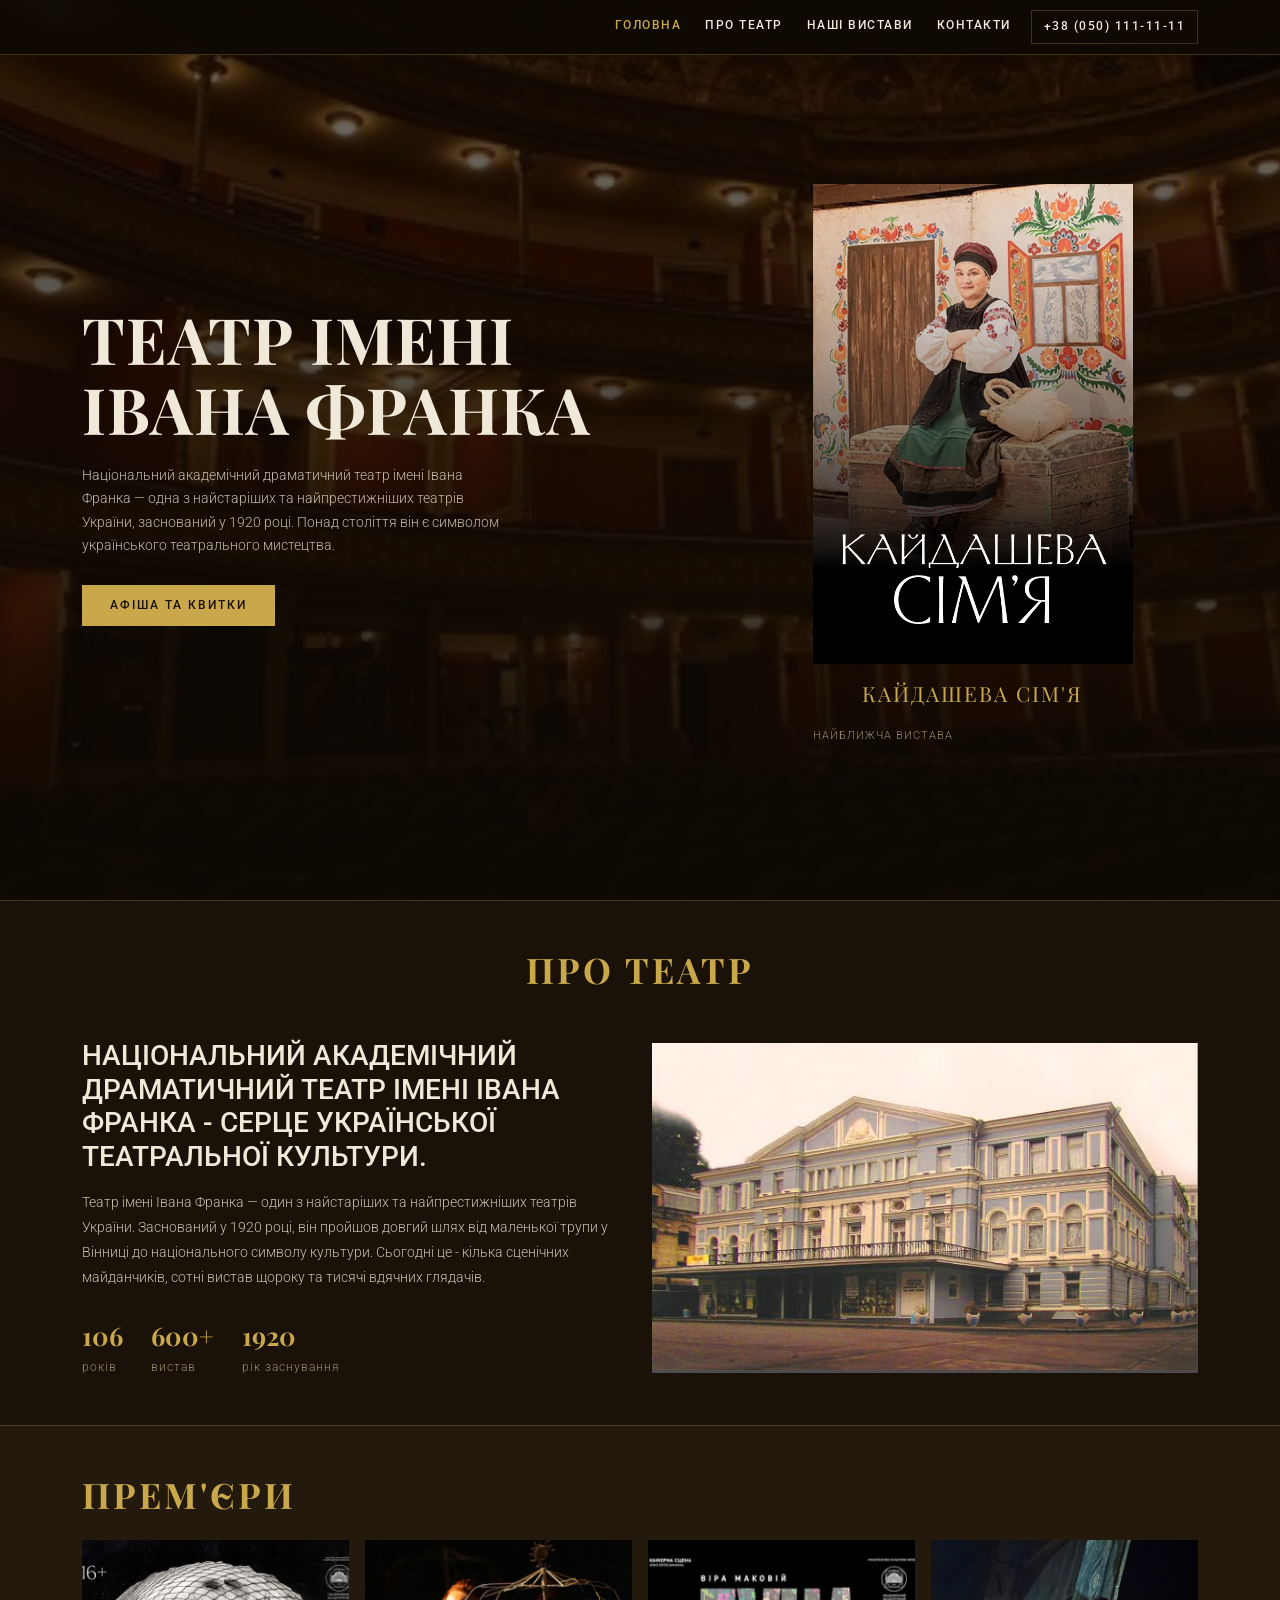
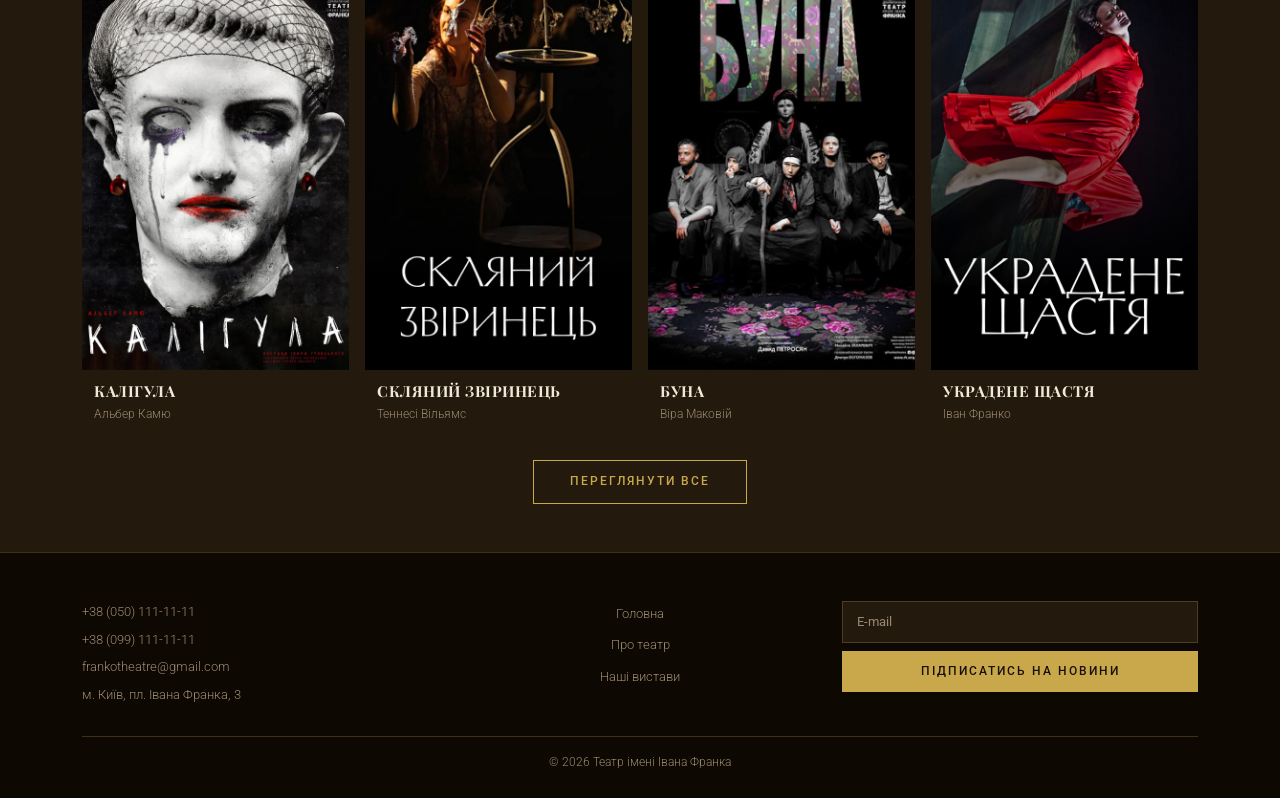
<file: index.html>
<!DOCTYPE html>
<html lang="uk">

<head>
    <meta charset="UTF-8">
    <meta name="viewport" content="width=device-width, initial-scale=1.0">
    <meta name="description"
        content="Національний академічний драматичний театр імені Івана Франка - один з найстаріших театрів України, заснований у 1920 році.">
    <title>Театр імені Івана Франка - Головна</title>
    <link rel="icon" href="images/favicon.svg" type="image/svg+xml">
    <link href="https://cdn.jsdelivr.net/npm/bootstrap@5.3.0/dist/css/bootstrap.min.css" rel="stylesheet">
    <link
        href="https://fonts.googleapis.com/css2?family=Playfair+Display:wght@400;700&family=Roboto:wght@300;400;500&display=swap"
        rel="stylesheet">
    <link rel="stylesheet" href="css/style.css">
</head>

<body>

    <nav class="navbar navbar-expand-lg fixed-top" id="mainNav">
        <div class="container">
            
            <button class="navbar-toggler" type="button" data-bs-toggle="collapse" data-bs-target="#navMenu">
                <span class="navbar-toggler-icon"></span>
            </button>
            <div class="collapse navbar-collapse" id="navMenu">
                <ul class="navbar-nav ms-auto">
                    <li class="nav-item"><a class="nav-link active" href="index.html">ГОЛОВНА</a></li>
                    <li class="nav-item"><a class="nav-link" href="about.html">ПРО ТЕАТР</a></li>
                    <li class="nav-item"><a class="nav-link" href="afisha.html">НАШІ ВИСТАВИ</a></li>
                    <li class="nav-item"><a class="nav-link" href="contacts.html">КОНТАКТИ</a></li>
                    <li class="nav-item ms-2"><a class="nav-link nav-phone" href="tel:+380441111111">+38 (050)
                            111-11-11</a></li>
                </ul>
            </div>
        </div>
    </nav>

    <section class="hero">
        <img src="images/main_poster.jpg" alt="Театральна зала" class="page-hero-bg" onerror="this.style.opacity='0'">
        <div class="page-hero-overlay"></div>
        <div class="container">
            <div class="row align-items-center">
                <div class="col-lg-6">
                    <h1 class="hero-title">ТЕАТР ІМЕНІ<br>ІВАНА ФРАНКА</h1>
                    <p class="hero-desc">Національний академічний драматичний театр імені Івана Франка — одна з
                        найстаріших та найпрестижніших театрів України, заснований у 1920 році. Понад століття він є
                        символом українського театрального мистецтва.</p>
                    <a href="afisha.html" class="btn-gold">АФІША ТА КВИТКИ</a>
                </div>
                <div class="col-lg-5 offset-lg-1 d-none d-lg-block">
                    <div class="hero-poster">

                        <img src="images/kaydash.jpg" alt="Постер вистави Кайдашева сімя" class="img-fluid"
                            onerror="this.parentElement.classList.add('placeholder-box')">
                        <p class="poster-name">КАЙДАШЕВА СІМ'Я</p>
                        <div class="poster-nav">
                            <span>НАЙБЛИЖЧА ВИСТАВА</span>

                        </div>
                    </div>
                </div>
            </div>
        </div>
    </section>


    <section class="section-dark py-5">
        <div class="container">
            <h2 class="section-title text-center mb-5">ПРО ТЕАТР</h2>
            <div class="row g-4 align-items-center">
                <div class="col-lg-6">
                    <h3 class="about-lead">НАЦІОНАЛЬНИЙ АКАДЕМІЧНИЙ ДРАМАТИЧНИЙ ТЕАТР ІМЕНІ ІВАНА ФРАНКА - СЕРЦЕ
                        УКРАЇНСЬКОЇ ТЕАТРАЛЬНОЇ КУЛЬТУРИ. </h3>
                    <p class="body-text mt-3">Театр імені Івана Франка — один з найстаріших та найпрестижніших театрів
                        України. Заснований у 1920 році, він пройшов довгий шлях від маленької трупи у Вінниці до
                        національного символу культури. Сьогодні це - кілька сценічних майданчиків, сотні вистав щороку
                        та тисячі вдячних глядачів.</p>
                    <div class="stats-row mt-4">
                        <div class="stat">
                            <span class="stat-num">106</span>
                            <span class="stat-label">років</span>
                        </div>
                        <div class="stat">
                            <span class="stat-num">600+</span>
                            <span class="stat-label">вистав</span>
                        </div>
                        <div class="stat">
                            <span class="stat-num">1920</span>
                            <span class="stat-label">рік заснування</span>
                        </div>
                    </div>
                </div>
                <div class="col-lg-6">

                    <img src="images/theatreFranko.jpg" alt="Будівля театру" class="img-fluid about-img"
                        onerror="this.classList.add('placeholder-box'); this.alt='Фото: будівля'">
                </div>
            </div>
        </div>
    </section>

    <section class="section-darker py-5">
        <div class="container">
            <h2 class="section-title mb-4">ПРЕМ'ЄРИ</h2>
            <div class="row g-3">

                <div class="col-6 col-md-3">
                    <div class="show-card">

                        <img src="images/kaligula.jpg" alt="Постер вистави Калігула"
                            onerror="this.classList.add('placeholder-box')">
                        <div class="show-info">
                            <h3 class="show-title">КАЛІГУЛА</h3>
                            <p class="show-author">Альбер Камю</p>
                        </div>
                    </div>
                </div>

                <div class="col-6 col-md-3">
                    <div class="show-card">

                        <img src="images/sklvzir.jpg" alt="Постер вистави Скляний звіринець"
                            onerror="this.classList.add('placeholder-box')">
                        <div class="show-info">
                            <h3 class="show-title">СКЛЯНИЙ ЗВІРИНЕЦЬ</h3>
                            <p class="show-author">Теннесі Вільямс</p>
                        </div>
                    </div>
                </div>

                <div class="col-6 col-md-3">
                    <div class="show-card">

                        <img src="images/buna.jpg" alt="Постер вистави Буна"
                            onerror="this.classList.add('placeholder-box')">
                        <div class="show-info">
                            <h3 class="show-title">БУНА</h3>
                            <p class="show-author">Віра Маковій</p>
                        </div>
                    </div>
                </div>

                <div class="col-6 col-md-3">
                    <div class="show-card">

                        <img src="images/ukradenesh.jpg" alt="Постер вистави Украдене щастя"
                            onerror="this.classList.add('placeholder-box')">
                        <div class="show-info">
                            <h3 class="show-title">УКРАДЕНЕ ЩАСТЯ</h3>
                            <p class="show-author">Іван Франко</p>
                        </div>
                    </div>
                </div>

            </div>
            <div class="text-center mt-4">
                <a href="afisha.html" class="btn-gold-outline">ПЕРЕГЛЯНУТИ ВСЕ</a>
            </div>
        </div>
    </section>

    <footer class="site-footer" id="footer">
        <div class="container">
            <div class="row g-4">
                <div class="col-md-4">
                    <p><a href="tel:+380501111111" style="color:var(--text-muted); text-decoration:none;">+38 (050) 111-11-11</a></p>
<p><a href="tel:+380991111111" style="color:var(--text-muted); text-decoration:none;">+38 (099) 111-11-11</a></p>
                    <p>frankotheatre@gmail.com</p>
                    <p>м. Київ, пл. Івана Франка, 3</p>
                </div>
                <div class="col-md-4 text-center d-none d-md-block">
                    <ul class="footer-links">
                        <li><a href="index.html">Головна</a></li>
                        <li><a href="about.html">Про театр</a></li>
                        <li><a href="afisha.html">Наші вистави</a></li>
                    </ul>
                </div>
                <div class="col-md-4">
                    <form action="https://formspree.io/f/YOUR_CODE" method="POST">
                        <label for="emailIndex" class="visually-hidden">E-mail</label>
                        <input type="email" id="emailIndex" name="email" class="footer-input" placeholder="E-mail"
                            autocomplete="email" required>
                        <button type="submit" class="btn-gold w-100 mt-2">ПІДПИСАТИСЬ НА НОВИНИ</button>
                    </form>
                </div>
            </div>
            <p class="footer-copy">&copy; 2026 Театр імені Івана Франка</p>
        </div>
    </footer>

    <script src="https://cdn.jsdelivr.net/npm/bootstrap@5.3.0/dist/js/bootstrap.bundle.min.js"></script>
    <script src="js/main.js"></script>
</body>

</html>
</file>
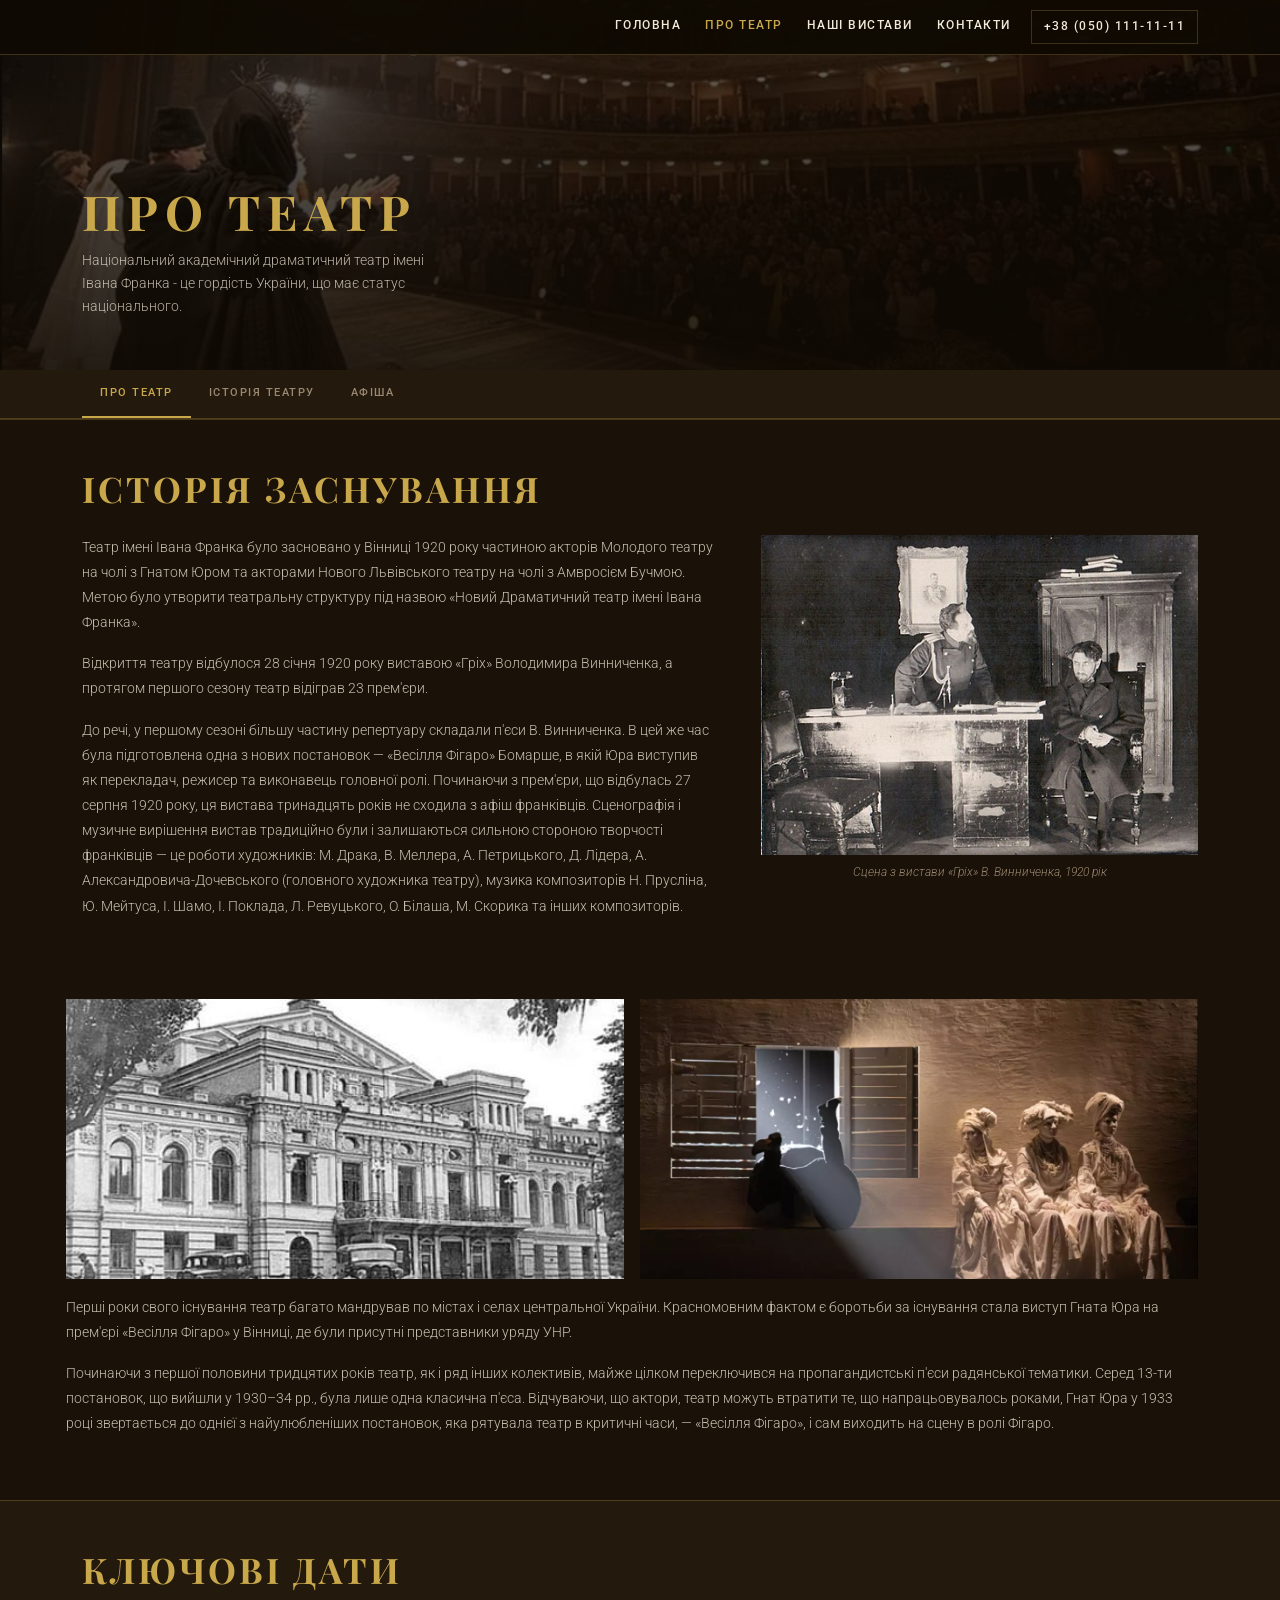
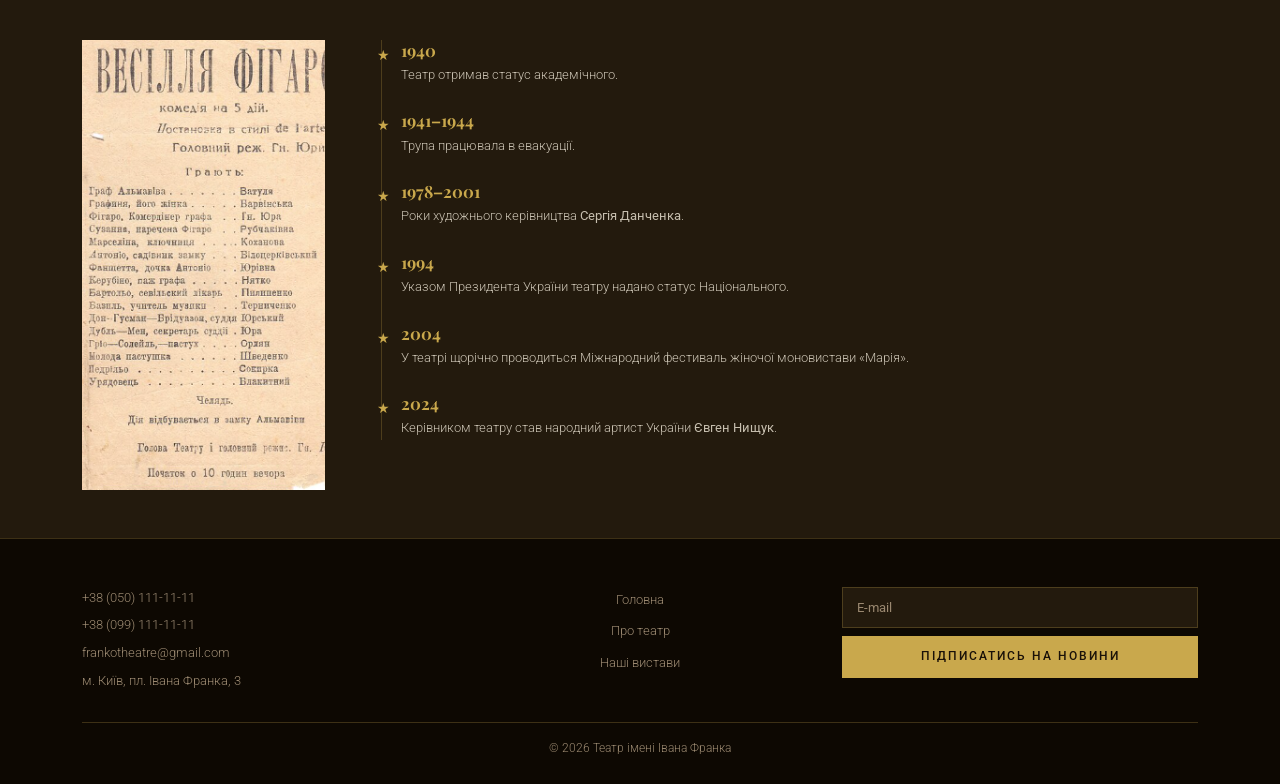
<file: about.html>
<!DOCTYPE html>
<html lang="uk">

<head>
    <meta charset="UTF-8">
    <meta name="viewport" content="width=device-width, initial-scale=1.0">
    <meta name="description"
        content="Історія Національного академічного драматичного театру імені Івана Франка — від заснування у 1920 році до сьогодення.">
    <title>Про театр — Театр імені Івана Франка</title>
    <link rel="icon" href="images/favicon.svg" type="image/svg+xml">
    <link href="https://cdn.jsdelivr.net/npm/bootstrap@5.3.0/dist/css/bootstrap.min.css" rel="stylesheet">
    <link
        href="https://fonts.googleapis.com/css2?family=Playfair+Display:wght@400;700&family=Roboto:wght@300;400;500&display=swap"
        rel="stylesheet">
    <link rel="stylesheet" href="css/style.css">
</head>

<body>

    <nav class="navbar navbar-expand-lg fixed-top" id="mainNav">
        <div class="container">
            
            <button class="navbar-toggler" type="button" data-bs-toggle="collapse" data-bs-target="#navMenu">
                <span class="navbar-toggler-icon"></span>
            </button>
            <div class="collapse navbar-collapse" id="navMenu">
                <ul class="navbar-nav ms-auto">
                    <li class="nav-item"><a class="nav-link" href="index.html">ГОЛОВНА</a></li>
                    <li class="nav-item"><a class="nav-link active" href="about.html">ПРО ТЕАТР</a></li>
                    <li class="nav-item"><a class="nav-link" href="afisha.html">НАШІ ВИСТАВИ</a></li>
                    <li class="nav-item"><a class="nav-link" href="contacts.html">КОНТАКТИ</a></li>
                    <li class="nav-item ms-2"><a class="nav-link nav-phone" href="tel:+380441111111">+38 (050)
                            111-11-11</a></li>
                </ul>
            </div>
        </div>
    </nav>

    <section class="page-hero">
        <img src="images/zall1.png" alt="Про театр" class="page-hero-bg" onerror="this.style.opacity='0'">
        <div class="page-hero-overlay"></div>
        <div class="container page-hero-content">
            <div class="row">
                <div class="col-lg-12">
                    <h1 class="page-hero-title">ПРО ТЕАТР</h1>
                    <p class="page-hero-sub">Національний академічний драматичний театр імені Івана Франка - це гордість
                        України, що має статус національного.</p>
                </div>
            </div>
        </div>
    </section>


    <div class="subnav">
        <div class="container">
            <ul class="subnav-list">
                <li><a href="#history" class="subnav-link active">ПРО ТЕАТР</a></li>
                <li><a href="#timeline" class="subnav-link">ІСТОРІЯ ТЕАТРУ</a></li>
                <li><a href="afisha.html" class="subnav-link">АФІША</a></li>
            </ul>
        </div>
    </div>

    <section class="section-dark py-5" id="history">
        <div class="container">
            <h2 class="section-title mb-4">ІСТОРІЯ ЗАСНУВАННЯ</h2>
            <div class="row g-5 align-items-start">
                <div class="col-lg-7">
                    <p class="body-text">Театр імені Івана Франка було засновано у Вінниці 1920 року частиною акторів
                        Молодого театру на чолі з Гнатом Юром та акторами Нового Львівського театру на чолі з Амвросієм
                        Бучмою. Метою було утворити театральну структуру під назвою «Новий Драматичний театр імені Івана
                        Франка».</p>
                    <p class="body-text mt-3">Відкриття театру відбулося 28 січня 1920 року виставою «Гріх» Володимира
                        Винниченка, а протягом першого сезону театр відіграв 23 прем'єри.</p>
                    <p class="body-text mt-3">До речі, у першому сезоні більшу частину репертуару складали п'єси В.
                        Винниченка. В цей же час була підготовлена одна з нових постановок — «Весілля Фігаро» Бомарше, в
                        якій Юра виступив як перекладач,
                        режисер та виконавець головної ролі. Починаючи з прем'єри, що відбулась 27 серпня 1920 року, ця
                        вистава тринадцять років
                        не сходила з афіш франківців. Сценографія і музичне вирішення вистав традиційно були і
                        залишаються сильною стороною творчості франківців — це роботи
                        художників: М. Драка, В. Меллера, А. Петрицького, Д. Лідера, А. Александровича-Дочевського
                        (головного художника театру),
                        музика композиторів Н. Прусліна, Ю. Мейтуса, І. Шамо, І. Поклада, Л. Ревуцького, О. Білаша, М.
                        Скорика та інших
                        композиторів.</p>
                </div>
                <div class="col-lg-5">
                    <img src="images/vistava.jpg" alt="Сцена з вистави Гріх В. Винниченка, 1920 рік"
                        class="img-fluid history-img" onerror="this.classList.add('placeholder-box')">
                    <p class="photo-caption">Сцена з вистави «Гріх» В. Винниченка, 1920 рік</p>
                </div>
            </div>

            <div class="row g-5 align-items-start mt-4">
                <div class="row g-3 mt-4">
                    <div class="col-12 col-md-6">
                        <img src="images/franko2.jpg" alt="Будівля театру у Вінниці" class="img-fluid history-img-pair"
                            onerror="this.classList.add('placeholder-box')">
                    </div>
                    <div class="col-12 col-md-6">
                        <img src="images/vistava3.webp" alt="Сцена з вистави" class="img-fluid history-img-pair"
                            onerror="this.classList.add('placeholder-box')">
                    </div>
                    <div class="col-12 mt-3">
                        <p class="body-text">Перші роки свого існування театр багато мандрував по містах і селах
                            центральної України.
                            Красномовним фактом є боротьби за існування стала виступ Гната Юра на прем'єрі «Весілля
                            Фігаро» у Вінниці,
                            де були присутні представники уряду УНР.</p>
                        <p class="body-text mt-3">Починаючи з першої половини тридцятих років театр, як і ряд інших
                            колективів, майже цілком переключився на
                            пропагандистські п'єси радянської тематики. Серед 13-ти постановок, що вийшли у 1930–34 рр.,
                            була лише одна класична
                            п'єса. Відчуваючи, що актори, театр можуть втратити те, що напрацьовувалось роками, Гнат Юра
                            у 1933 році звертається до
                            однієї з найулюбленіших постановок, яка рятувала театр в критичні часи, — «Весілля Фігаро»,
                            і сам виходить на сцену в
                            ролі Фігаро.</p>
                    </div>
                </div>
            </div>
        </div>
    </section>

    <section class="section-darker py-5" id="timeline">
        <div class="container">
            <h2 class="section-title mb-5">КЛЮЧОВІ ДАТИ</h2>
            <div class="row g-5">

                <div class="col-lg-3">

                    <img src="images/pic1.png" alt="Театр імені Івана Франка" class="img-fluid timeline-img"
                        onerror="this.classList.add('placeholder-box')">
                </div>

                <div class="col-lg-7">
                    <div class="timeline">

                        <div class="tl-item">
                            <div class="tl-dot">★</div>
                            <div class="tl-body">
                                <h3 class="tl-year">1940</h3>
                                <p>Театр отримав статус академічного.</p>
                            </div>
                        </div>

                        <div class="tl-item">
                            <div class="tl-dot">★</div>
                            <div class="tl-body">
                                <h3 class="tl-year">1941–1944</h3>
                                <p>Трупа працювала в евакуації.</p>
                            </div>
                        </div>

                        <div class="tl-item">
                            <div class="tl-dot">★</div>
                            <div class="tl-body">
                                <h3 class="tl-year">1978–2001</h3>
                                <p>Роки художнього керівництва <strong>Сергія Данченка</strong>.</p>
                            </div>
                        </div>

                        <div class="tl-item">
                            <div class="tl-dot">★</div>
                            <div class="tl-body">
                                <h3 class="tl-year">1994</h3>
                                <p>Указом Президента України театру надано статус Національного.</p>
                            </div>
                        </div>

                        <div class="tl-item">
                            <div class="tl-dot">★</div>
                            <div class="tl-body">
                                <h3 class="tl-year">2004</h3>
                                <p>У театрі щорічно проводиться Міжнародний фестиваль жіночої моновистави «Марія».</p>
                            </div>
                        </div>

                        <div class="tl-item">
                            <div class="tl-dot">★</div>
                            <div class="tl-body">
                                <h3 class="tl-year">2024</h3>
                                <p>Керівником театру став народний артист України <strong>Євген Нищук</strong>.</p>
                            </div>
                        </div>

                    </div>
                </div>

            </div>
        </div>
    </section>


    <footer class="site-footer" id="footer">
        <div class="container">
            <div class="row g-4">
                <div class="col-md-4">
                    <p><a href="tel:+380501111111" style="color:var(--text-muted); text-decoration:none;">+38 (050) 111-11-11</a></p>
<p><a href="tel:+380991111111" style="color:var(--text-muted); text-decoration:none;">+38 (099) 111-11-11</a></p>
                    <p>frankotheatre@gmail.com</p>
                    <p>м. Київ, пл. Івана Франка, 3</p>
                </div>
                <div class="col-md-4 text-center d-none d-md-block">
                    <ul class="footer-links">
                        <li><a href="index.html">Головна</a></li>
                        <li><a href="about.html">Про театр</a></li>
                        <li><a href="afisha.html">Наші вистави</a></li>
                    </ul>
                </div>
                <div class="col-md-4">
                    <form action="https://formspree.io/f/YOUR_CODE" method="POST">
                        <label for="emailAbout" class="visually-hidden">E-mail</label>
                        <input type="email" id="emailAbout" name="email" class="footer-input" placeholder="E-mail"
                            required>
                        <button type="submit" class="btn-gold w-100 mt-2">ПІДПИСАТИСЬ НА НОВИНИ</button>
                    </form>
                </div>
            </div>
            <p class="footer-copy">&copy; 2026 Театр імені Івана Франка</p>
        </div>
    </footer>

    <script src="https://cdn.jsdelivr.net/npm/bootstrap@5.3.0/dist/js/bootstrap.bundle.min.js"></script>
    <script src="js/main.js"></script>
</body>

</html>
</file>
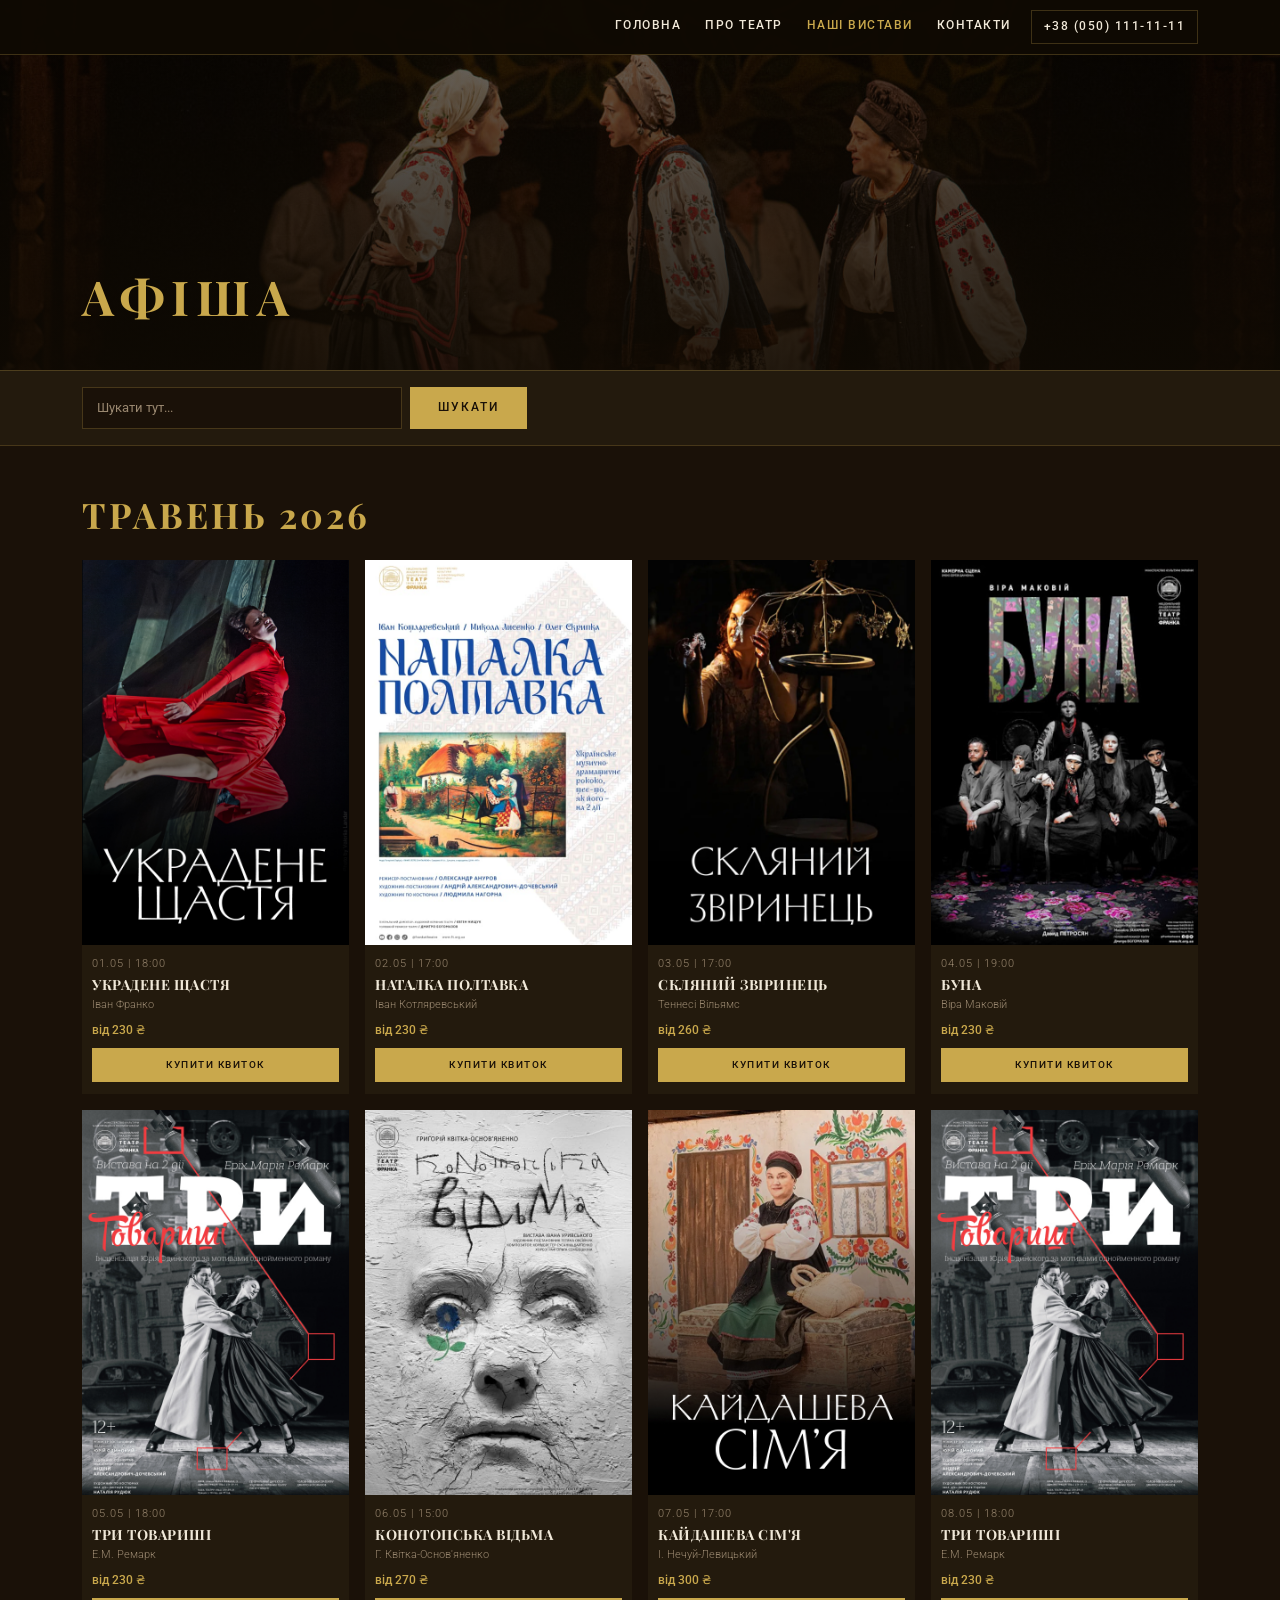
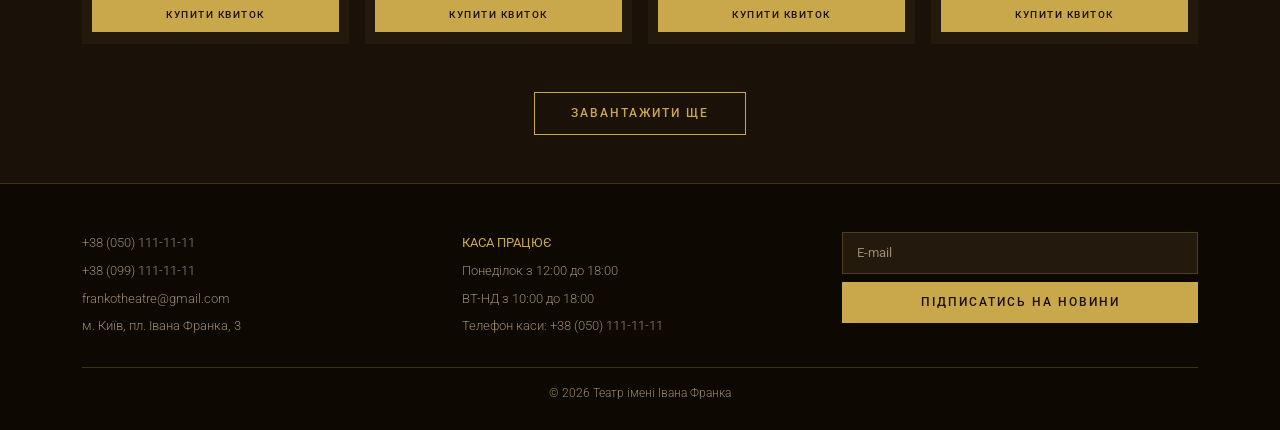
<file: afisha.html>
<!DOCTYPE html>
<html lang="uk">

<head>
    <meta charset="UTF-8">
    <meta name="viewport" content="width=device-width, initial-scale=1.0">
    <meta name="description" content="Афіша вистав театру імені Івана Франка — розклад, квитки онлайн. Березень 2026.">
    <title>Афіша — Театр імені Івана Франка</title>
    <link rel="icon" href="images/favicon.svg" type="image/svg+xml">
    <link href="https://cdn.jsdelivr.net/npm/bootstrap@5.3.0/dist/css/bootstrap.min.css" rel="stylesheet">
    <link
        href="https://fonts.googleapis.com/css2?family=Playfair+Display:wght@400;700&family=Roboto:wght@300;400;500&display=swap"
        rel="stylesheet">
    <link rel="stylesheet" href="css/style.css">
</head>

<body>

    <nav class="navbar navbar-expand-lg fixed-top" id="mainNav">
        <div class="container">
            
            <button class="navbar-toggler" type="button" data-bs-toggle="collapse" data-bs-target="#navMenu">
                <span class="navbar-toggler-icon"></span>
            </button>
            <div class="collapse navbar-collapse" id="navMenu">
                <ul class="navbar-nav ms-auto">
                    <li class="nav-item"><a class="nav-link" href="index.html">ГОЛОВНА</a></li>
                    <li class="nav-item"><a class="nav-link" href="about.html">ПРО ТЕАТР</a></li>
                    <li class="nav-item"><a class="nav-link active" href="afisha.html">НАШІ ВИСТАВИ</a></li>
                    <li class="nav-item"><a class="nav-link" href="contacts.html">КОНТАКТИ</a></li>
                    <li class="nav-item ms-2"><a class="nav-link nav-phone" href="tel:+380441111111">+38 (050)
                            111-11-11</a></li>
                </ul>
            </div>
        </div>
    </nav>


    <section class="page-hero">
        <img src="images/vistava2.jpg" alt="Афіша вистав" class="page-hero-bg" onerror="this.style.opacity='0'">
        <div class="page-hero-overlay"></div>
        <div class="container page-hero-content">
            <h1 class="page-hero-title">АФІША</h1>
        </div>
    </section>

    <div class="filter-bar">
        <div class="container">
            <form class="d-flex gap-2 align-items-center" id="searchForm">
                <label for="searchInput" class="visually-hidden">Пошук вистави</label>
                <input type="search" id="searchInput" name="search" class="filter-input" placeholder="Шукати тут...">
                <button type="submit" class="btn-gold">ШУКАТИ</button>
            </form>
        </div>
    </div>

    <section class="section-dark py-5">
        <div class="container">
            <h2 class="section-title mb-4">ТРАВЕНЬ 2026</h2>
            <div class="row g-3" id="showsGrid">

                <div class="col-6 col-md-3 show-item">
                    <div class="afisha-card">
                        <img src="images/ukradenesh.jpg" alt="Украдене щастя" class="afisha-poster"
                            onerror="this.classList.add('placeholder-box')">
                        <div class="afisha-info">
                            <span class="show-date-badge">01.05 | 18:00</span>
                            <h3 class="afisha-title">УКРАДЕНЕ ЩАСТЯ</h3>
                            <p class="afisha-author">Іван Франко</p>
                            <p class="afisha-price">від 230 ₴</p>
                            <a href="#" class="btn-gold-sm">КУПИТИ КВИТОК</a>
                        </div>
                    </div>
                </div>

                <div class="col-6 col-md-3 show-item">
                    <div class="afisha-card">
                        <img src="images/natpol.jpg" alt="Наталка Полтавка" class="afisha-poster"
                            onerror="this.classList.add('placeholder-box')">
                        <div class="afisha-info">
                            <span class="show-date-badge">02.05 | 17:00</span>
                            <h3 class="afisha-title">НАТАЛКА ПОЛТАВКА</h3>
                            <p class="afisha-author">Іван Котляревський</p>
                            <p class="afisha-price">від 230 ₴</p>
                            <a href="#" class="btn-gold-sm">КУПИТИ КВИТОК</a>
                        </div>
                    </div>
                </div>

                <div class="col-6 col-md-3 show-item">
                    <div class="afisha-card">
                        <img src="images/sklvzir.jpg" alt="Скляний звіринець" class="afisha-poster"
                            onerror="this.classList.add('placeholder-box')">
                        <div class="afisha-info">
                            <span class="show-date-badge">03.05 | 17:00</span>
                            <h3 class="afisha-title">СКЛЯНИЙ ЗВІРИНЕЦЬ</h3>
                            <p class="afisha-author">Теннесі Вільямс</p>
                            <p class="afisha-price">від 260 ₴</p>
                            <a href="#" class="btn-gold-sm">КУПИТИ КВИТОК</a>
                        </div>
                    </div>
                </div>

                <div class="col-6 col-md-3 show-item">
                    <div class="afisha-card">
                        <img src="images/buna.jpg" alt="Буна" class="afisha-poster"
                            onerror="this.classList.add('placeholder-box')">
                        <div class="afisha-info">
                            <span class="show-date-badge">04.05 | 19:00</span>
                            <h3 class="afisha-title">БУНА</h3>
                            <p class="afisha-author">Віра Маковій</p>
                            <p class="afisha-price">від 230 ₴</p>
                            <a href="#" class="btn-gold-sm">КУПИТИ КВИТОК</a>
                        </div>
                    </div>
                </div>

                <div class="col-6 col-md-3 show-item">
                    <div class="afisha-card">
                        <img src="images/tryyov.jpg" alt="Три товариші" class="afisha-poster"
                            onerror="this.classList.add('placeholder-box')">
                        <div class="afisha-info">
                            <span class="show-date-badge">05.05 | 18:00</span>
                            <h3 class="afisha-title">ТРИ ТОВАРИШІ</h3>
                            <p class="afisha-author">Е.М. Ремарк</p>
                            <p class="afisha-price">від 230 ₴</p>
                            <a href="#" class="btn-gold-sm">КУПИТИ КВИТОК</a>
                        </div>
                    </div>
                </div>

                <div class="col-6 col-md-3 show-item">
                    <div class="afisha-card">
                        <img src="images/konotop.jpg" alt="Конотопська відьма" class="afisha-poster"
                            onerror="this.classList.add('placeholder-box')">
                        <div class="afisha-info">
                            <span class="show-date-badge">06.05 | 15:00</span>
                            <h3 class="afisha-title">КОНОТОПСЬКА ВІДЬМА</h3>
                            <p class="afisha-author">Г. Квітка-Основ'яненко</p>
                            <p class="afisha-price">від 270 ₴</p>
                            <a href="#" class="btn-gold-sm">КУПИТИ КВИТОК</a>
                        </div>
                    </div>
                </div>

                <div class="col-6 col-md-3 show-item">
                    <div class="afisha-card">
                        <img src="images/kaydash.jpg" alt="Кайдашева сімя" class="afisha-poster"
                            onerror="this.classList.add('placeholder-box')">
                        <div class="afisha-info">
                            <span class="show-date-badge">07.05 | 17:00</span>
                            <h3 class="afisha-title">КАЙДАШЕВА СІМ'Я</h3>
                            <p class="afisha-author">І. Нечуй-Левицький</p>
                            <p class="afisha-price">від 300 ₴</p>
                            <a href="#" class="btn-gold-sm">КУПИТИ КВИТОК</a>
                        </div>
                    </div>
                </div>

                <div class="col-6 col-md-3 show-item">
                    <div class="afisha-card">
                        <img src="images/tryyov.jpg" alt="Три товариші" class="afisha-poster"
                            onerror="this.classList.add('placeholder-box')">
                        <div class="afisha-info">
                            <span class="show-date-badge">08.05 | 18:00</span>
                            <h3 class="afisha-title">ТРИ ТОВАРИШІ</h3>
                            <p class="afisha-author">Е.М. Ремарк</p>
                            <p class="afisha-price">від 230 ₴</p>
                            <a href="#" class="btn-gold-sm">КУПИТИ КВИТОК</a>
                        </div>
                    </div>
                </div>

            </div>

            <div class="text-center mt-5">
                <button class="btn-gold-outline" id="loadMore" type="button">ЗАВАНТАЖИТИ ЩЕ</button>
            </div>
        </div>
    </section>

    <footer class="site-footer" id="footer">
        <div class="container">
            <div class="row g-4">
                <div class="col-md-4">
                    <p><a href="tel:+380501111111" style="color:var(--text-muted); text-decoration:none;">+38 (050) 111-11-11</a></p>
<p><a href="tel:+380991111111" style="color:var(--text-muted); text-decoration:none;">+38 (099) 111-11-11</a></p>
                    <p>frankotheatre@gmail.com</p>
                    <p>м. Київ, пл. Івана Франка, 3</p>
                </div>
                <div class="col-md-4 d-none d-md-block">
                    <p><strong style="color:#c9a84c;">КАСА ПРАЦЮЄ</strong></p>
                    <p>Понеділок з 12:00 до 18:00</p>
                    <p>ВТ-НД з 10:00 до 18:00</p>
                    <p>Телефон каси: +38 (050) 111-11-11</p>
                </div>
                <div class="col-md-4">
                    <form action="https://formspree.io/f/YOUR_CODE" method="POST">
                        <label for="emailAfisha" class="visually-hidden">E-mail</label>
                        <input type="email" id="emailAfisha" name="email" class="footer-input" placeholder="E-mail"
                            required>
                        <button type="submit" class="btn-gold w-100 mt-2">ПІДПИСАТИСЬ НА НОВИНИ</button>
                    </form>
                </div>
            </div>
            <p class="footer-copy">&copy; 2026 Театр імені Івана Франка</p>
        </div>
    </footer>

    <script src="https://cdn.jsdelivr.net/npm/bootstrap@5.3.0/dist/js/bootstrap.bundle.min.js"></script>
    <script src="js/main.js"></script>
</body>

</html>
</file>
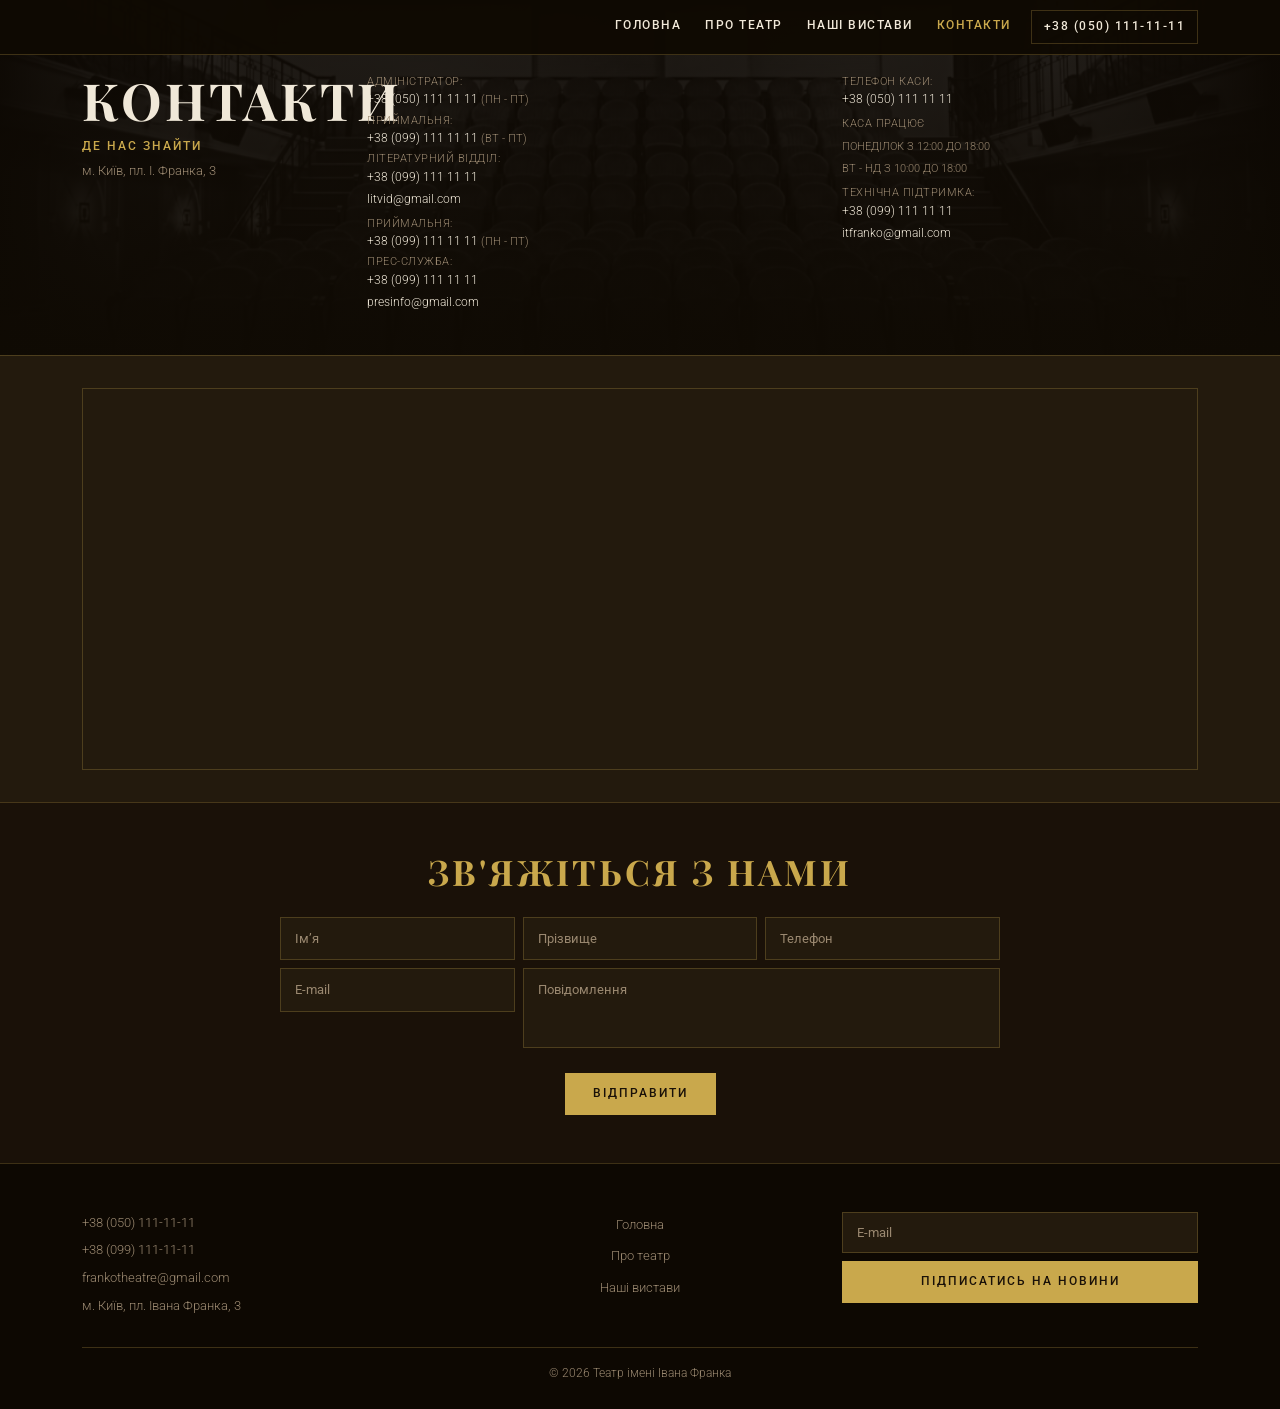
<file: contacts.html>
<!DOCTYPE html>
<html lang="uk">

<head>
    <meta charset="UTF-8">
    <meta name="viewport" content="width=device-width, initial-scale=1.0">
    <meta name="description"
        content="Контакти Національного академічного драматичного театру імені Івана Франка — адреса, телефони, графік роботи каси.">
    <title>Контакти — Театр імені Івана Франка</title>
    <link rel="icon" href="images/favicon.svg" type="image/svg+xml">
    <link href="https://cdn.jsdelivr.net/npm/bootstrap@5.3.0/dist/css/bootstrap.min.css" rel="stylesheet">
    <link
        href="https://fonts.googleapis.com/css2?family=Playfair+Display:wght@400;700&family=Roboto:wght@300;400;500&display=swap"
        rel="stylesheet">
    <link rel="stylesheet" href="css/style.css">
</head>

<body>

    <nav class="navbar navbar-expand-lg fixed-top" id="mainNav">
        <div class="container">
            
            <button class="navbar-toggler" type="button" data-bs-toggle="collapse" data-bs-target="#navMenu">
                <span class="navbar-toggler-icon"></span>
            </button>
            <div class="collapse navbar-collapse" id="navMenu">
                <ul class="navbar-nav ms-auto">
                    <li class="nav-item"><a class="nav-link" href="index.html">ГОЛОВНА</a></li>
                    <li class="nav-item"><a class="nav-link" href="about.html">ПРО ТЕАТР</a></li>
                    <li class="nav-item"><a class="nav-link" href="afisha.html">НАШІ ВИСТАВИ</a></li>
                    <li class="nav-item"><a class="nav-link active" href="contacts.html">КОНТАКТИ</a></li>
                    <li class="nav-item ms-2"><a class="nav-link nav-phone" href="tel:+380441111111">+38 (050)
                            111-11-11</a></li>
                </ul>
            </div>
        </div>
    </nav>

    <section class="contacts-hero">
        <img src="images/zall2.png" alt="Зала театру" class="page-hero-bg contacts-hero-bg"
            onerror="this.style.opacity='0'">
        <div class="page-hero-overlay"></div>
        <div class="container contacts-hero-content">
            <div class="row">

                <div class="col-lg-3">
                    <h1 class="contacts-title">КОНТАКТИ</h1>
                    <h2 class="contacts-subtitle">ДЕ НАС ЗНАЙТИ</h2>
                    <p class="contacts-address">м. Київ, пл. І. Франка, 3</p>
                </div>

                <div class="col-lg-4">
                    <ul class="contacts-list">
                        <li>
                            <span class="contacts-label">АДМІНІСТРАТОР:</span>
                            <a href="tel:+380851111111">+38 (050) 111 11 11</a>
                            <span class="contacts-hours">(ПН - ПТ)</span>
                        </li>
                        <li>
                            <span class="contacts-label">ПРИЙМАЛЬНЯ:</span>
                            <a href="tel:+380891111111">+38 (099) 111 11 11</a>
                            <span class="contacts-hours">(ВТ - ПТ)</span>
                        </li>
                        <li>
                            <span class="contacts-label">ЛІТЕРАТУРНИЙ ВІДДІЛ:</span>
                            <a href="tel:+380891111111">+38 (099) 111 11 11</a>
                        </li>
                        <li>
                            <a href="mailto:litinfo@gmail.com">litvid@gmail.com</a>
                        </li>
                        <li class="mt-2">
                            <span class="contacts-label">ПРИЙМАЛЬНЯ:</span>
                            <a href="tel:+380991111111">+38 (099) 111 11 11</a>
                            <span class="contacts-hours">(ПН - ПТ)</span>
                        </li>
                        <li>
                            <span class="contacts-label">ПРЕС-СЛУЖБА:</span>
                            <a href="tel:+380991111111">+38 (099) 111 11 11</a>
                        </li>
                        <li>
                            <a href="mailto:pressinfo@gmail.com">presinfo@gmail.com</a>
                        </li>
                    </ul>
                </div>

                <div class="col-lg-4 offset-lg-1">
                    <ul class="contacts-list">
                        <li>
                            <span class="contacts-label">ТЕЛЕФОН КАСИ:</span>
                            <a href="tel:+380501111111">+38 (050) 111 11 11</a>
                        </li>
                        <li class="mt-2">
                            <span class="contacts-label">КАСА ПРАЦЮЄ</span>
                        </li>
                        <li>
                            <span class="contacts-hours">ПОНЕДІЛОК З 12:00 ДО 18:00</span>
                        </li>
                        <li>
                            <span class="contacts-hours">ВТ - НД З 10:00 ДО 18:00</span>
                        </li>
                        <li class="mt-2">
                            <span class="contacts-label">ТЕХНІЧНА ПІДТРИМКА:</span>
                            <a href="tel:+380891111111">+38 (099) 111 11 11</a>
                        </li>
                        <li>
                            <a href="mailto:ifranko@gmail.com">itfranko@gmail.com</a>
                        </li>
                    </ul>
                </div>

            </div>
        </div>
    </section>

    <section class="map-section">
        <div class="container">
            <h2 class="visually-hidden">Розташування театру на карті</h2>
            <div class="map-wrap">
                <iframe
                    src="https://www.google.com/maps/embed?pb=!1m18!1m12!1m3!1d2540.6!2d30.5165!3d50.4435!2m3!1f0!2f0!3f0!3m2!1i1024!2i768!4f13.1!3m3!1m2!1s0x40d4ce5a3c3e1b1b%3A0x1b1b1b1b1b1b1b1b!2z0KLQtdCw0YLRgCDRltCy0LDQvdCwINGE0YDQsNC90LrQsA!5e0!3m2!1suk!2sua!4v1234567890"
                    height="380" style="border:0; width:100%;" allowfullscreen="" loading="lazy"
                    referrerpolicy="no-referrer-when-downgrade" title="Розташування театру на карті">
                </iframe>
            </div>
        </div>
    </section>

   <section class="contact-form-section py-5">
        <div class="container">
            <h2 class="section-title text-center mb-4">ЗВ'ЯЖІТЬСЯ З НАМИ</h2>
            <form action="https://formspree.io/f/YOUR_CODE" method="POST" class="contact-form">
                <div class="row g-2">
                    <div class="col-md-4">
                        <label for="contactName" class="visually-hidden">Імʼя</label>
                        <input type="text" id="contactName" name="name" class="contact-input" placeholder="Імʼя"
                            autocomplete="given-name" required>

                    </div>
                    <div class="col-md-4">
                        <label for="contactLastname" class="visually-hidden">Прізвище</label>
                        <input type="text" id="contactLastname" name="lastname" class="contact-input"
                            placeholder="Прізвище" autocomplete="family-name" required>
                    </div>
                    <div class="col-md-4">
                        <label for="contactPhone" class="visually-hidden">Телефон</label>
                        <input type="tel" id="contactPhone" name="phone" class="contact-input" placeholder="Телефон"
                            autocomplete="tel">

                    </div>
                    <div class="col-md-4">
                        <label for="contactEmail" class="visually-hidden">E-mail</label>
                        <input type="email" id="contactEmail" name="email" class="contact-input" placeholder="E-mail"
                            autocomplete="email" required>
                    </div>
                    <div class="col-md-8">
                        <label for="contactMsg" class="visually-hidden">Розділення</label>
                        <textarea id="contactMsg" name="message" class="contact-input contact-textarea"
                            placeholder="Повідомлення" required></textarea>
                    </div>
                </div>
                <div class="text-center mt-3">
                    <button type="submit" class="btn-gold">ВІДПРАВИТИ</button>
                </div>
            </form>
        </div>
    </section>

    <footer class="site-footer" id="footer">
        <div class="container">
            <div class="row g-4">
                <div class="col-md-4">
                    <p><a href="tel:+380501111111" style="color:var(--text-muted); text-decoration:none;">+38 (050) 111-11-11</a></p>
<p><a href="tel:+380991111111" style="color:var(--text-muted); text-decoration:none;">+38 (099) 111-11-11</a></p>
                    <p>frankotheatre@gmail.com</p>
                    <p>м. Київ, пл. Івана Франка, 3</p>
                </div>
                <div class="col-md-4 text-center d-none d-md-block">
                    <ul class="footer-links">
                        <li><a href="index.html">Головна</a></li>
                        <li><a href="about.html">Про театр</a></li>
                        <li><a href="afisha.html">Наші вистави</a></li>
                    </ul>
                </div>
                <div class="col-md-4">
                    <form action="https://formspree.io/f/YOUR_CODE" method="POST">
                        <label for="emailAfisha" class="visually-hidden">E-mail</label>
                        <input type="email" id="emailAfisha" name="email" class="footer-input" placeholder="E-mail"
                            required>
                        <button type="submit" class="btn-gold w-100 mt-2">ПІДПИСАТИСЬ НА НОВИНИ</button>
                    </form>
                </div>
            </div>
            <p class="footer-copy">&copy; 2026 Театр імені Івана Франка</p>
        </div>
    </footer>

    <script src="https://cdn.jsdelivr.net/npm/bootstrap@5.3.0/dist/js/bootstrap.bundle.min.js"></script>
    <script src="js/main.js"></script>
</body>

</html>
</file>
<file: css/style.css>
:root {
  --gold: #c9a84c;
  --gold-light: #e8c97a;
  --dark1: #1a1108;
  --dark2: #231a0d;
  --dark3: #2e2010;
  --text: #f0e8d8;
  --text-muted: #9a8870;
  --border: rgba(201, 168, 76, 0.25);
}

* {
  box-sizing: border-box;
  margin: 0;
  padding: 0;
}
html {
  scroll-behavior: smooth;
}

body {
  background: var(--dark1);
  color: var(--text);
  font-family: "Roboto", sans-serif;
  font-weight: 300;
  font-size: 15px;
  line-height: 1.7;
  display: flex;
  flex-direction: column;
  min-height: 100vh;
}

.site-footer {
  margin-top: auto;
}

#mainNav {
  background: rgba(15, 10, 3, 0.96);
  border-bottom: 1px solid var(--border);
  padding: 10px 0;
}

#mainNav .nav-link {
  font-size: 0.72rem;
  letter-spacing: 1.5px;
  color: var(--text) !important;
  font-weight: 500;
  padding: 6px 12px;
  transition: color 0.2s;
}

#mainNav .nav-link:hover,
#mainNav .nav-link.active {
  color: var(--gold) !important;
}

.nav-phone {
  border: 1px solid var(--border);
  color: var(--gold) !important;
}

.navbar-toggler {
  border-color: var(--border);
}

.navbar-toggler-icon {
  background-image: url("data:image/svg+xml,%3csvg xmlns='http://www.w3.org/2000/svg' viewBox='0 0 30 30'%3e%3cpath stroke='rgba(201,168,76,0.8)' stroke-width='2' d='M4 7h22M4 15h22M4 23h22'/%3e%3c/svg%3e");
}

.btn-gold {
  display: inline-block;
  background: var(--gold);
  color: var(--dark1);
  border: none;
  font-size: 0.72rem;
  font-weight: 500;
  letter-spacing: 2px;
  padding: 11px 28px;
  text-decoration: none;
  cursor: pointer;
  transition: background 0.2s;
}
.btn-gold:hover {
  background: var(--gold-light);
  color: var(--dark1);
}

.btn-gold-outline {
  display: inline-block;
  background: transparent;
  color: var(--gold);
  border: 1px solid var(--gold);
  font-size: 0.72rem;
  font-weight: 500;
  letter-spacing: 2px;
  padding: 11px 36px;
  text-decoration: none;
  cursor: pointer;
  transition: background 0.2s, color 0.2s;
}
.btn-gold-outline:hover {
  background: var(--gold);
  color: var(--dark1);
}

.btn-gold-sm {
  display: block;
  background: var(--gold);
  color: var(--dark1);
  border: none;
  font-size: 0.65rem;
  font-weight: 500;
  letter-spacing: 1.5px;
  padding: 8px 10px;
  text-align: center;
  text-decoration: none;
  cursor: pointer;
  transition: background 0.2s;
  text-transform: uppercase;
}
.btn-gold-sm:hover {
  background: var(--gold-light);
  color: var(--dark1);
}

.hero {
  position: relative;
  min-height: 100vh;
  display: flex;
  align-items: center;
  background-color: var(--dark1);
  padding-top: 90px;
  padding-bottom: 60px;
  overflow: hidden;
}
.hero .container {
  position: relative;
  z-index: 2;
}

.hero-title {
  font-family: "Playfair Display", serif;
  font-size: clamp(2.2rem, 4.5vw, 4rem);
  font-weight: 700;
  line-height: 1.1;
  color: var(--text);
  margin-bottom: 20px;
  letter-spacing: 1px;
}

.hero-desc {
  font-size: 0.85rem;
  color: rgba(240, 232, 216, 0.78);
  max-width: 430px;
  margin-bottom: 28px;
}

.hero-poster {
  text-align: center;
}

.hero-poster img {
  max-width: 320px;
  width: 100%;
  display: block;
  margin: 0 auto;
}

.poster-name {
  font-family: "Playfair Display", serif;
  color: var(--gold);
  font-size: 1.3rem;
  letter-spacing: 2px;
  margin-top: 12px;
}

.poster-nav {
  display: flex;
  justify-content: space-between;
  max-width: 320px;
  margin: 6px auto 0;
  font-size: 0.68rem;
  color: var(--text-muted);
  letter-spacing: 1px;
}

.page-hero {
  position: relative;
  min-height: 370px;
  display: flex;
  align-items: flex-end;
  padding-top: 80px;
  overflow: hidden;
  background: var(--dark1);
}

.page-hero-bg {
  position: absolute;
  inset: 0;
  width: 100%;
  height: 100%;
  object-fit: cover;
  opacity: 0.95;
  object-position: 50% 20%;
}

.page-hero-overlay {
  position: absolute;
  inset: 0;
  background: linear-gradient(
    180deg,
    rgba(10, 6, 2, 0.55) 0%,
    rgba(15, 10, 3, 0.9) 100%
  );
}

.page-hero-content {
  position: relative;
  z-index: 2;
  padding-bottom: 36px;
  width: 100%;
}

.page-hero-title {
  font-family: "Playfair Display", serif;
  font-size: clamp(2.2rem, 4vw, 3rem);
  font-weight: 700;
  color: var(--gold);
  letter-spacing: 7px;
}

.page-hero-sub {
  font-size: 0.85rem;
  color: rgba(240, 232, 216, 0.75);
  max-width: 380px;
  margin-left: 0;
  margin-top: 8px;
}

.subnav {
  background: var(--dark2);
  border-bottom: 1px solid var(--border);
  overflow-x: auto;
}

.subnav-list {
  list-style: none;
  display: flex;
  padding: 0;
  margin: 0;
}

.subnav-link {
  display: block;
  padding: 14px 18px;
  font-size: 0.68rem;
  letter-spacing: 1.5px;
  color: var(--text-muted);
  text-decoration: none;
  font-weight: 500;
  border-bottom: 2px solid transparent;
  white-space: nowrap;
  transition: color 0.2s, border-color 0.2s;
}
.subnav-link:hover,
.subnav-link.active {
  color: var(--gold);
  border-bottom-color: var(--gold);
}

.section-dark {
  background: var(--dark1);
  border-top: 1px solid var(--border);
}
.section-darker {
  background: var(--dark2);
  border-top: 1px solid var(--border);
}

.section-title {
  font-family: "Playfair Display", serif;
  font-size: clamp(1.5rem, 3vw, 2.2rem);
  font-weight: 700;
  color: var(--gold);
  letter-spacing: 3px;
}

.body-text {
  font-size: 0.85rem;
  color: rgba(240, 232, 216, 0.8);
  line-height: 1.85;
}

.stats-row {
  display: flex;
  gap: 28px;
  flex-wrap: wrap;
  margin-top: 20px;
}
.stat {
  display: flex;
  flex-direction: column;
}
.stat-num {
  font-family: "Playfair Display", serif;
  font-size: 1.6rem;
  color: var(--gold);
  font-weight: 700;
}
.stat-label {
  font-size: 0.72rem;
  color: var(--text-muted);
  letter-spacing: 1px;
}

.about-img {
  width: 100%;
  max-height: 380px;
  object-fit: cover;
}

.history-img {
  width: 100%;
  max-height: 320px;
  object-fit: cover;
}

.photo-caption {
  font-size: 0.72rem;
  color: var(--text-muted);
  font-style: italic;
  text-align: center;
  margin-top: 8px;
}

.show-card {
  background: var(--dark2);
  overflow: hidden;
  cursor: pointer;
  transition: transform 0.2s;
}
.show-card:hover {
  transform: translateY(-4px);
}

.show-card img {
  width: 100%;
  height: 430px;
  object-fit: cover;
  display: block;
}

.show-info {
  padding: 12px;
}

.show-title {
  font-family: "Playfair Display", serif;
  font-size: 0.95rem;
  font-weight: 700;
  color: var(--text);
  margin: 0;
  letter-spacing: 0.5px;
}

.show-author {
  font-size: 0.72rem;
  color: var(--text-muted);
  margin: 4px 0 0;
}

.filter-bar {
  background: var(--dark2);
  border-top: 1px solid var(--border);
  padding: 16px 0;
}

.filter-input {
  background: var(--dark1);
  border: 1px solid var(--border);
  color: var(--text);
  font-size: 0.8rem;
  padding: 9px 14px;
  flex: 1;
  max-width: 320px;
  outline: none;
}
.filter-input::placeholder {
  color: var(--text-muted);
}
.filter-input:focus {
  border-color: var(--gold);
}

.afisha-card {
  background: var(--dark2);
  transition: transform 0.2s;
}
.afisha-card:hover {
  transform: translateY(-4px);
}

.afisha-poster {
  width: 100%;
  height: 385px;
  object-fit: cover;
  display: block;
}

.afisha-info {
  padding: 10px 10px 12px;
}

.show-date-badge {
  font-size: 0.68rem;
  color: var(--text-muted);
  letter-spacing: 1px;
  display: block;
  margin-bottom: 4px;
}

.afisha-title {
  font-family: "Playfair Display", serif;
  font-size: 0.88rem;
  font-weight: 700;
  color: var(--text);
  margin: 0 0 2px;
  letter-spacing: 0.5px;
}

.afisha-author {
  font-size: 0.68rem;
  color: var(--text-muted);
  margin: 0 0 4px;
}

.afisha-price {
  font-size: 0.78rem;
  color: var(--gold);
  font-weight: 500;
  margin: 0 0 8px;
}

.timeline {
  padding-left: 28px;
  position: relative;
}
.timeline::before {
  content: "";
  position: absolute;
  left: 8px;
  top: 0;
  bottom: 0;
  width: 1px;
  background: var(--border);
}

.tl-item {
  position: relative;
  margin-bottom: 24px;
}

.tl-dot {
  position: absolute;
  left: -24px;
  top: 4px;
  color: var(--gold);
  font-size: 0.85rem;
}

.tl-year {
  font-family: "Playfair Display", serif;
  font-size: 1.05rem;
  color: var(--gold);
  font-weight: 700;
  margin-bottom: 4px;
}

.tl-body p {
  font-size: 0.83rem;
  color: rgba(240, 232, 216, 0.8);
  margin: 0;
}

.placeholder-box {
  width: 100% !important;
  min-height: 260px !important;
  background: rgba(201, 168, 76, 0.06) !important;
  border: 2px dashed var(--border) !important;
  display: flex !important;
  align-items: center;
  justify-content: center;
  color: var(--text-muted);
  font-size: 0.8rem;
  text-align: center;
}

.site-footer {
  background: #0d0802;
  border-top: 1px solid var(--border);
  padding: 48px 0 20px;
}

.site-footer p {
  font-size: 0.8rem;
  color: var(--text-muted);
  margin-bottom: 6px;
}

.footer-links {
  list-style: none;
  padding: 0;
}
.footer-links li {
  margin-bottom: 6px;
}
.footer-links a {
  font-size: 0.8rem;
  color: var(--text-muted);
  text-decoration: none;
  transition: color 0.2s;
}
.footer-links a:hover {
  color: var(--gold);
}

.footer-input {
  width: 100%;
  background: var(--dark2);
  border: 1px solid var(--border);
  color: var(--text);
  font-size: 0.8rem;
  padding: 9px 14px;
  outline: none;
}
.footer-input::placeholder {
  color: var(--text-muted);
}
.footer-input:focus {
  border-color: var(--gold);
}

.footer-copy {
  border-top: 1px solid var(--border);
  padding-top: 16px;
  margin-top: 24px;
  text-align: center;
  font-size: 0.72rem !important;
  color: var(--text-muted) !important;
}

@media (min-width: 992px) {
  .hero-title {
    font-size: 3.4rem;
  }
}
@media (min-width: 1200px) {
  .hero-title {
    font-size: 4rem;
  }
}
@media (max-width: 767px) {
  .page-hero {
    min-height: 260px;
  }
  .afisha-poster {
    height: 200px;
  }
  .show-card img {
    height: 220px;
  }
}

.history-img-pair {
  width: 100%;
  height: 280px;
  object-fit: cover;
  display: block;
}

@media (max-width: 767px) {
  .history-img-pair {
    height: 220px;
  }
}

.timeline-img {
  width: 270px;
  height: 450px;
  object-fit: cover;
}

@media (max-width: 991px) {
  .timeline-img {
    height: 300px;
    margin-bottom: 32px;
  }
}

.contacts-hero {
  position: relative;
  min-height: 320px;
  max-height: 420px;
  display: flex;
  align-items: center;
  overflow: hidden;
  background: var(--dark1);
  padding-top: 70px;
  padding-bottom: 40px;
}

.contacts-hero-bg {
  opacity: 0.35;
  object-position: center center;
}

.contacts-hero-content {
  position: relative;
  z-index: 2;
  width: 100%;
}

.contacts-title {
  font-family: "Playfair Display", serif;
  font-size: clamp(2rem, 4vw, 3.2rem);
  font-weight: 700;
  color: var(--text);
  letter-spacing: 3px;
  margin-bottom: 8px;
}

.contacts-subtitle {
  font-size: 0.75rem;
  font-weight: 500;
  color: var(--gold);
  letter-spacing: 2px;
  margin-bottom: 6px;
}

.contacts-address {
  font-size: 0.8rem;
  color: var(--text-muted);
  margin: 0;
}

.contacts-list {
  list-style: none;
  padding: 0;
  margin: 0;
}

.contacts-list li {
  font-size: 0.75rem;
  margin-bottom: 4px;
  line-height: 1.5;
}

.contacts-list a {
  color: var(--text);
  text-decoration: none;
  transition: color 0.2s;
}

.contacts-list a:hover {
  color: var(--gold);
}

.contacts-label {
  color: var(--text-muted);
  font-size: 0.68rem;
  letter-spacing: 0.5px;
  display: block;
  margin-top: 4px;
}

.contacts-hours {
  font-size: 0.68rem;
  color: var(--text-muted);
}

.map-section {
  background: var(--dark2);
  padding: 32px 0;
  border-top: 1px solid var(--border);
}

.map-wrap {
  border: 1px solid var(--border);
  overflow: hidden;
}

.map-wrap iframe {
  display: block;
}

.contact-form-section {
  background: var(--dark1);
  border-top: 1px solid var(--border);
}

.contact-form {
  max-width: 720px;
  margin: 0 auto;
}

.contact-input {
  width: 100%;
  background: var(--dark2);
  border: 1px solid var(--border);
  color: var(--text);
  font-size: 0.8rem;
  padding: 10px 14px;
  outline: none;
  font-family: "Roboto", sans-serif;
  transition: border-color 0.2s;
}

.contact-input::placeholder {
  color: var(--text-muted);
}
.contact-input:focus {
  border-color: var(--gold);
}

.contact-textarea {
  height: 80px;
  resize: none;
}

@media (max-width: 575px) {
  
  .btn-gold,
  .btn-gold-outline,
  .btn-gold-sm {
    padding: 13px 20px;
    font-size: 0.75rem;
    min-height: 44px;
  }


  #mainNav .nav-link {
    padding: 12px 16px;
    font-size: 0.85rem;
  }


  .hero {
    min-height: auto;
    padding-top: 80px;
    padding-bottom: 40px;
  }

  .hero-title {
    font-size: 2rem;
  }

  .hero-desc {
    font-size: 0.85rem;
  }

 
  .show-card img {
    height: 280px;
  }

  .afisha-poster {
    height: 240px;
  }


  .btn-gold-sm {
    padding: 12px 10px;
    font-size: 0.72rem;
  }


  .contacts-hero {
    min-height: auto;
    padding-top: 80px;
    padding-bottom: 24px;
  }

  .contacts-title {
    font-size: 2rem;
  }


  .contacts-hero .col-lg-4,
  .contacts-hero .col-lg-3 {
    margin-bottom: 16px;
  }


  .footer-input {
    font-size: 16px; 
  }


  .filter-input {
    font-size: 16px; 
    max-width: 100%;
  }


  .timeline-img {
    width: 100%;
    height: 220px;
  }


  .subnav-link {
    padding: 12px 12px;
    font-size: 0.65rem;
  }


  .stats-row {
    gap: 16px;
  }
}


@media (min-width: 576px) and (max-width: 767px) {
  .hero-title {
    font-size: 2.4rem;
  }

  .show-card img {
    height: 300px;
  }

  .afisha-poster {
    height: 260px;
  }

  .timeline-img {
    width: 100%;
    height: 260px;
  }
}

html,
body {
  overflow-x: hidden;
  max-width: 100%;
}
</file>
